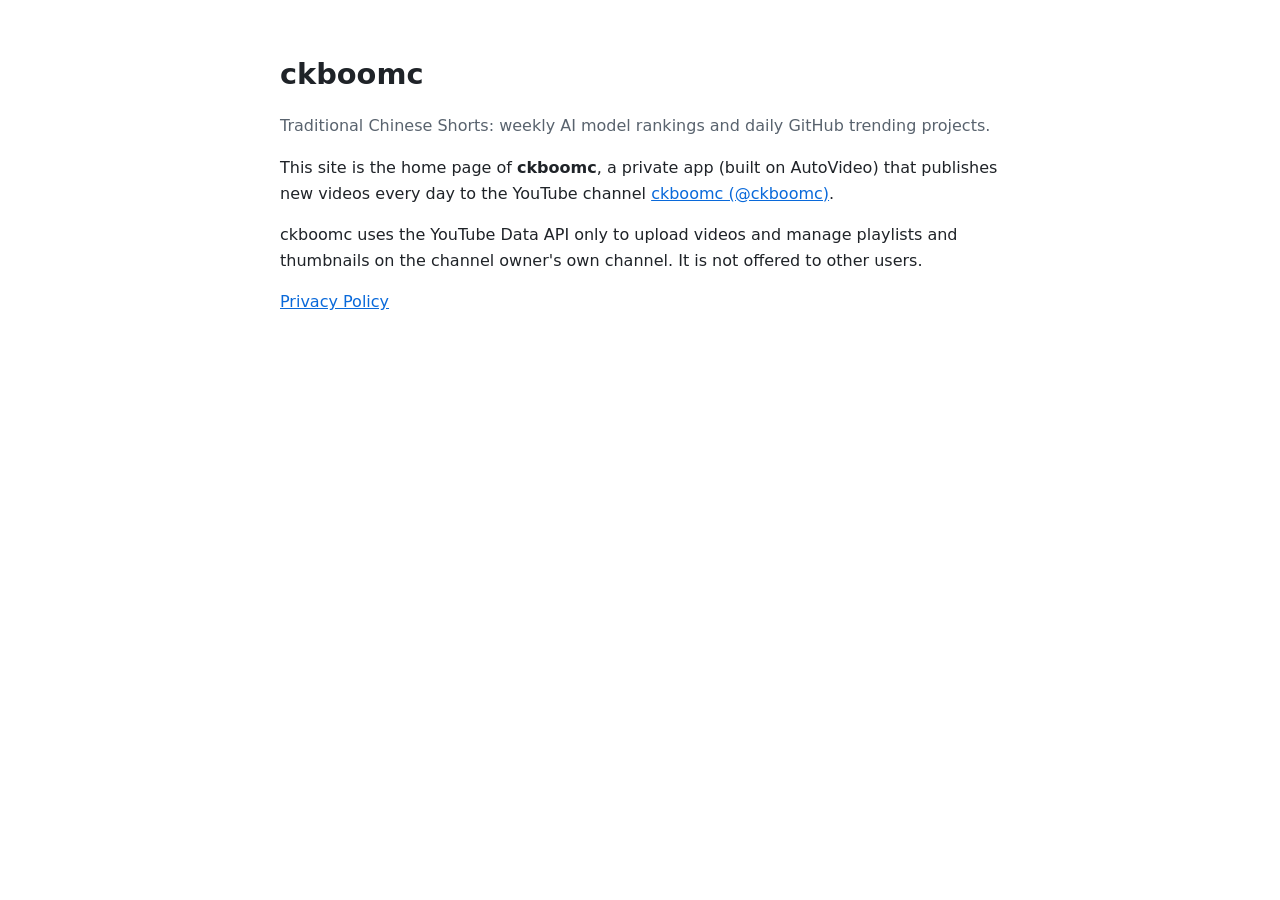
<file: index.html>
<!doctype html>
<html lang="en">
<head>
<meta charset="utf-8"><meta name="viewport" content="width=device-width,initial-scale=1">
<meta name="google-site-verification" content="i0_6xafyWaP7NJ-dzi-BAy-ckABtQy8ufEJdr0Yx2Wk" />
<title>ckboomc</title><link rel="stylesheet" href="style.css">
</head>
<body>
<h1>ckboomc</h1>
<p class="muted">Traditional Chinese Shorts: weekly AI model rankings and daily GitHub trending projects.</p>
<p>This site is the home page of <strong>ckboomc</strong>, a private app (built on AutoVideo) that publishes new videos every day to the YouTube channel
<a href="https://www.youtube.com/@ckboomc">ckboomc (@ckboomc)</a>.</p>
<p>ckboomc uses the YouTube Data API only to upload videos and manage playlists and thumbnails on the channel owner's own channel.
It is not offered to other users.</p>
<p><a href="privacy.html">Privacy Policy</a></p>
</body>
</html>
</file>
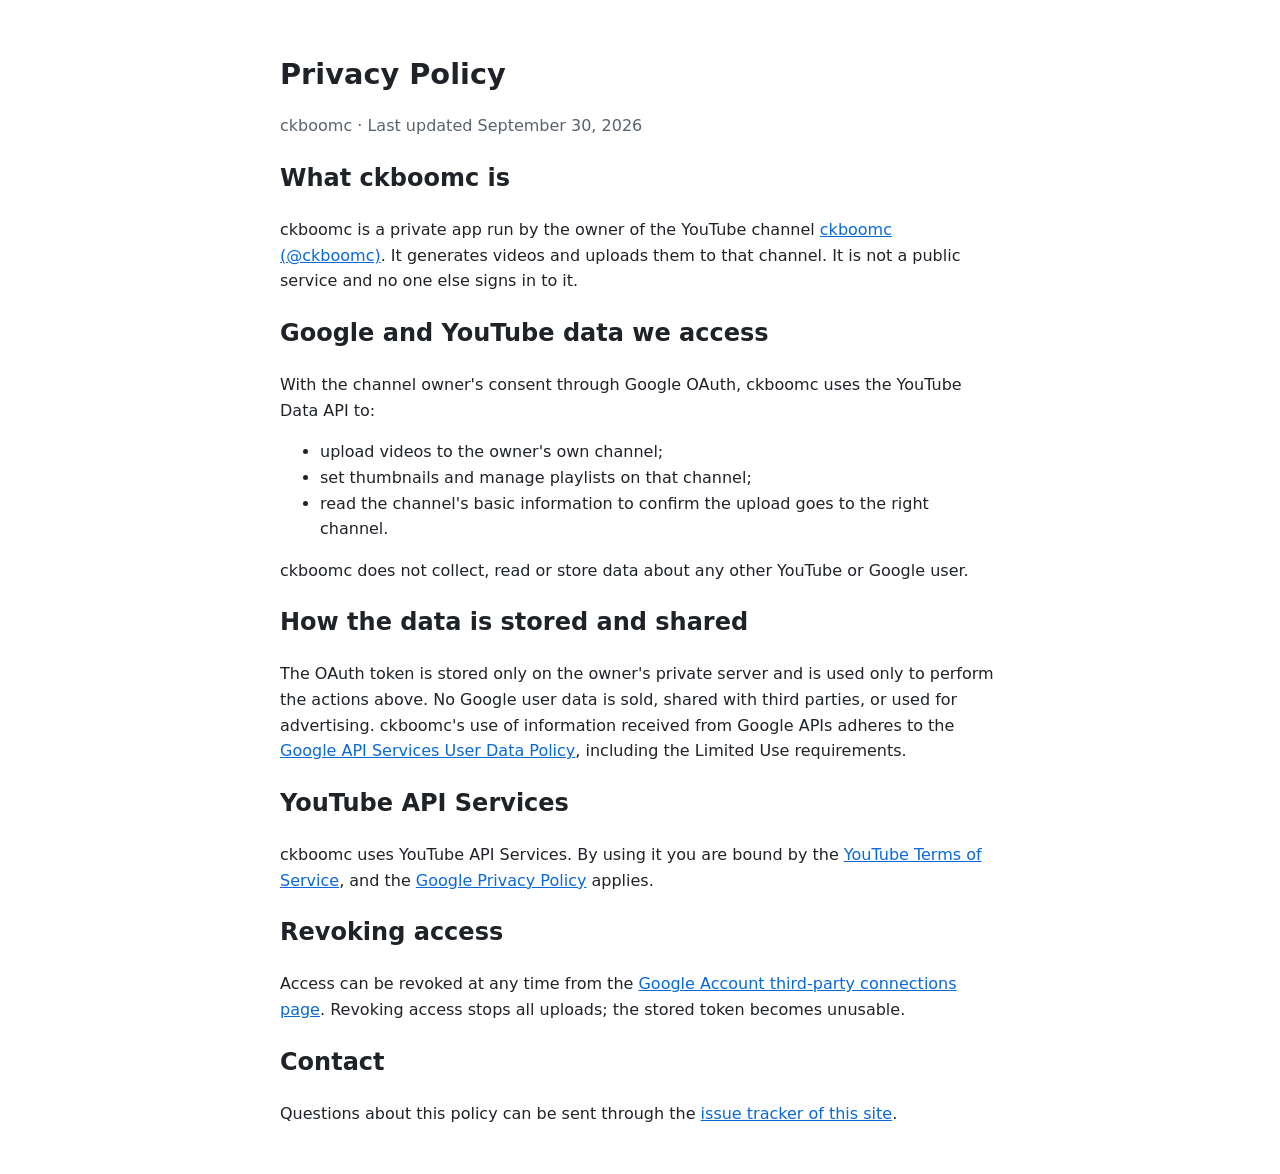
<file: privacy.html>
<!doctype html>
<html lang="en">
<head>
<meta charset="utf-8"><meta name="viewport" content="width=device-width,initial-scale=1">
<title>ckboomc Privacy Policy</title><link rel="stylesheet" href="style.css">
</head>
<body>
<h1>Privacy Policy</h1>
<p class="muted">ckboomc · Last updated September 30, 2026</p>

<h2>What ckboomc is</h2>
<p>ckboomc is a private app run by the owner of the YouTube channel
<a href="https://www.youtube.com/@ckboomc">ckboomc (@ckboomc)</a>. It generates videos and uploads them to that channel.
It is not a public service and no one else signs in to it.</p>

<h2>Google and YouTube data we access</h2>
<p>With the channel owner's consent through Google OAuth, ckboomc uses the YouTube Data API to:</p>
<ul>
<li>upload videos to the owner's own channel;</li>
<li>set thumbnails and manage playlists on that channel;</li>
<li>read the channel's basic information to confirm the upload goes to the right channel.</li>
</ul>
<p>ckboomc does not collect, read or store data about any other YouTube or Google user.</p>

<h2>How the data is stored and shared</h2>
<p>The OAuth token is stored only on the owner's private server and is used only to perform the actions above.
No Google user data is sold, shared with third parties, or used for advertising.
ckboomc's use of information received from Google APIs adheres to the
<a href="https://developers.google.com/terms/api-services-user-data-policy">Google API Services User Data Policy</a>,
including the Limited Use requirements.</p>

<h2>YouTube API Services</h2>
<p>ckboomc uses YouTube API Services. By using it you are bound by the
<a href="https://www.youtube.com/t/terms">YouTube Terms of Service</a>, and the
<a href="https://policies.google.com/privacy">Google Privacy Policy</a> applies.</p>

<h2>Revoking access</h2>
<p>Access can be revoked at any time from the
<a href="https://myaccount.google.com/connections">Google Account third-party connections page</a>.
Revoking access stops all uploads; the stored token becomes unusable.</p>

<h2>Contact</h2>
<p>Questions about this policy can be sent through the <a href="https://github.com/ckboomc/ckboomc.github.io/issues">issue tracker of this site</a>.</p>
</body>
</html>
</file>
<file: style.css>
:root{--bg:#fff;--fg:#1f2328;--muted:#59636e;--link:#0969da}
@media (prefers-color-scheme:dark){:root{--bg:#0d1117;--fg:#e6edf3;--muted:#9198a1;--link:#4493f8}}
body{background:var(--bg);color:var(--fg);font:16px/1.6 system-ui,-apple-system,"Segoe UI",sans-serif;max-width:720px;margin:0 auto;padding:32px 16px}
a{color:var(--link)}h1{font-size:1.8rem;margin-bottom:.25rem}.muted{color:var(--muted)}
</file>
